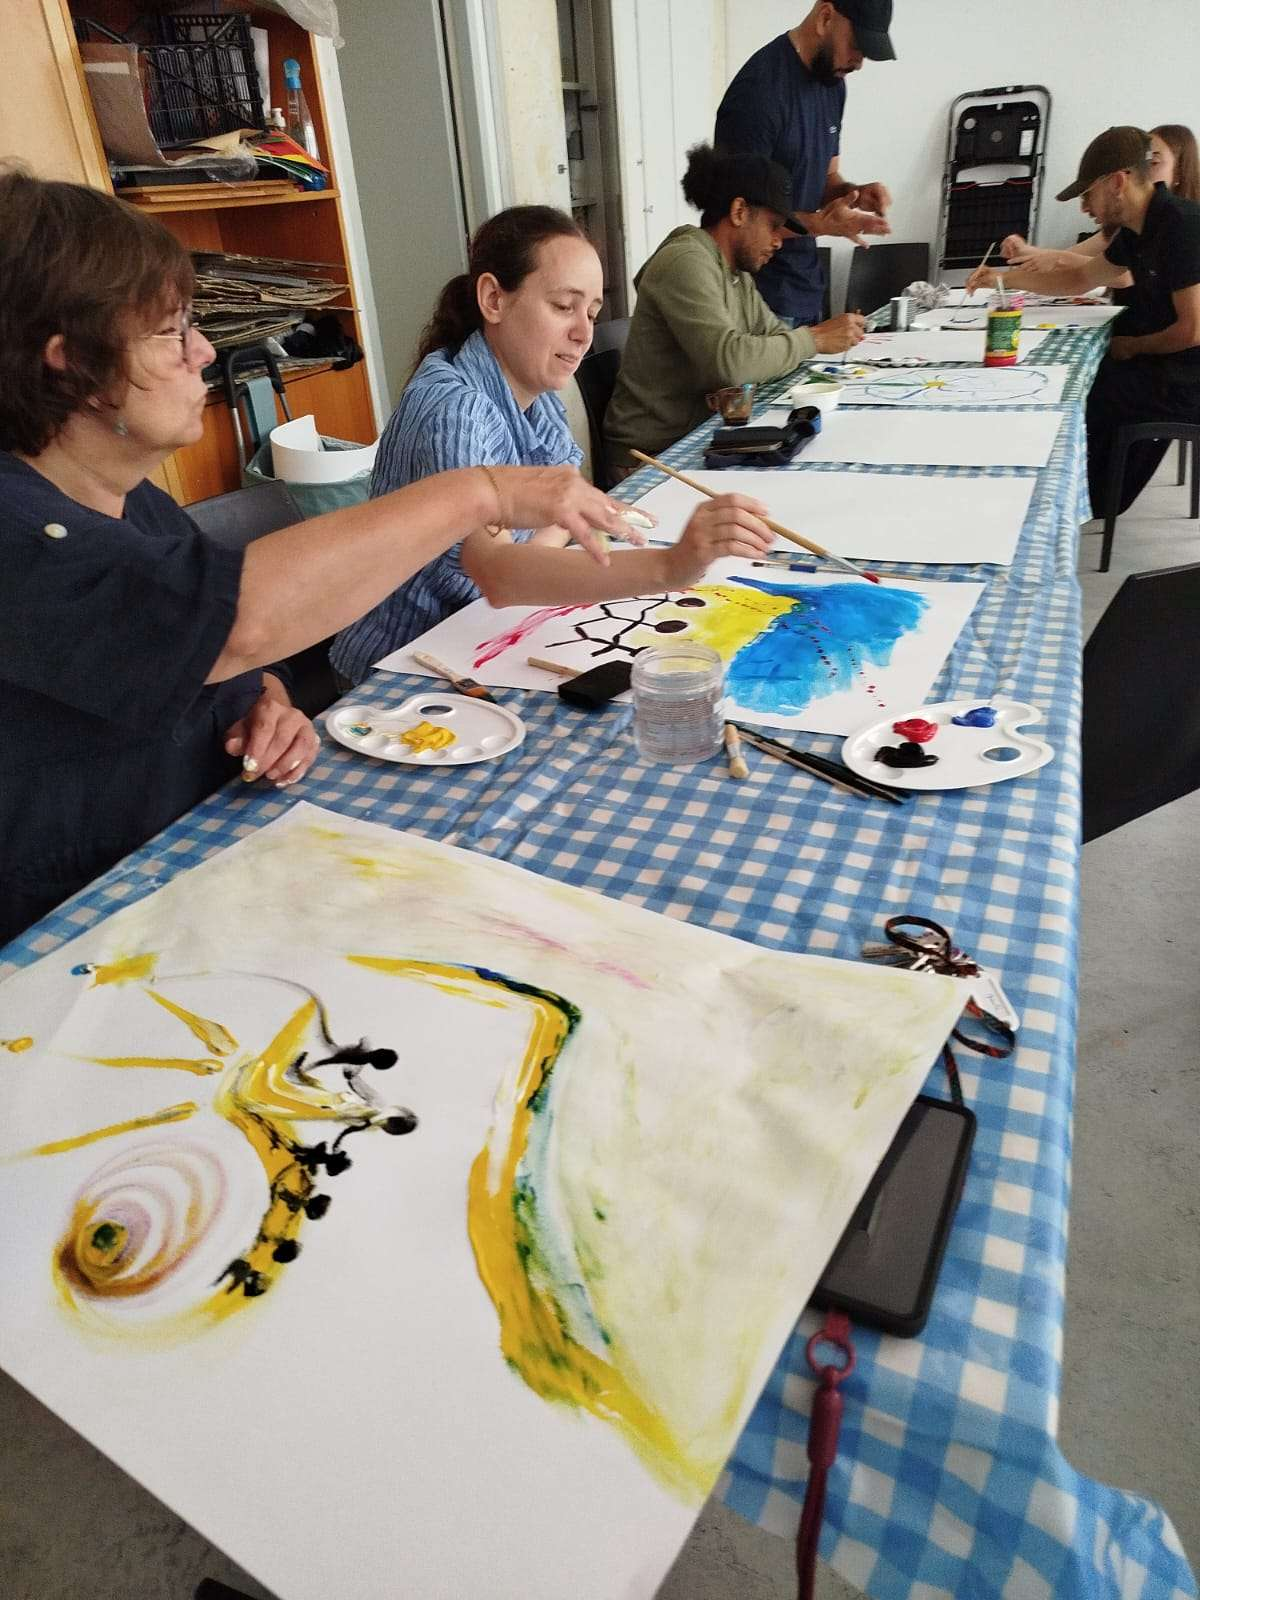
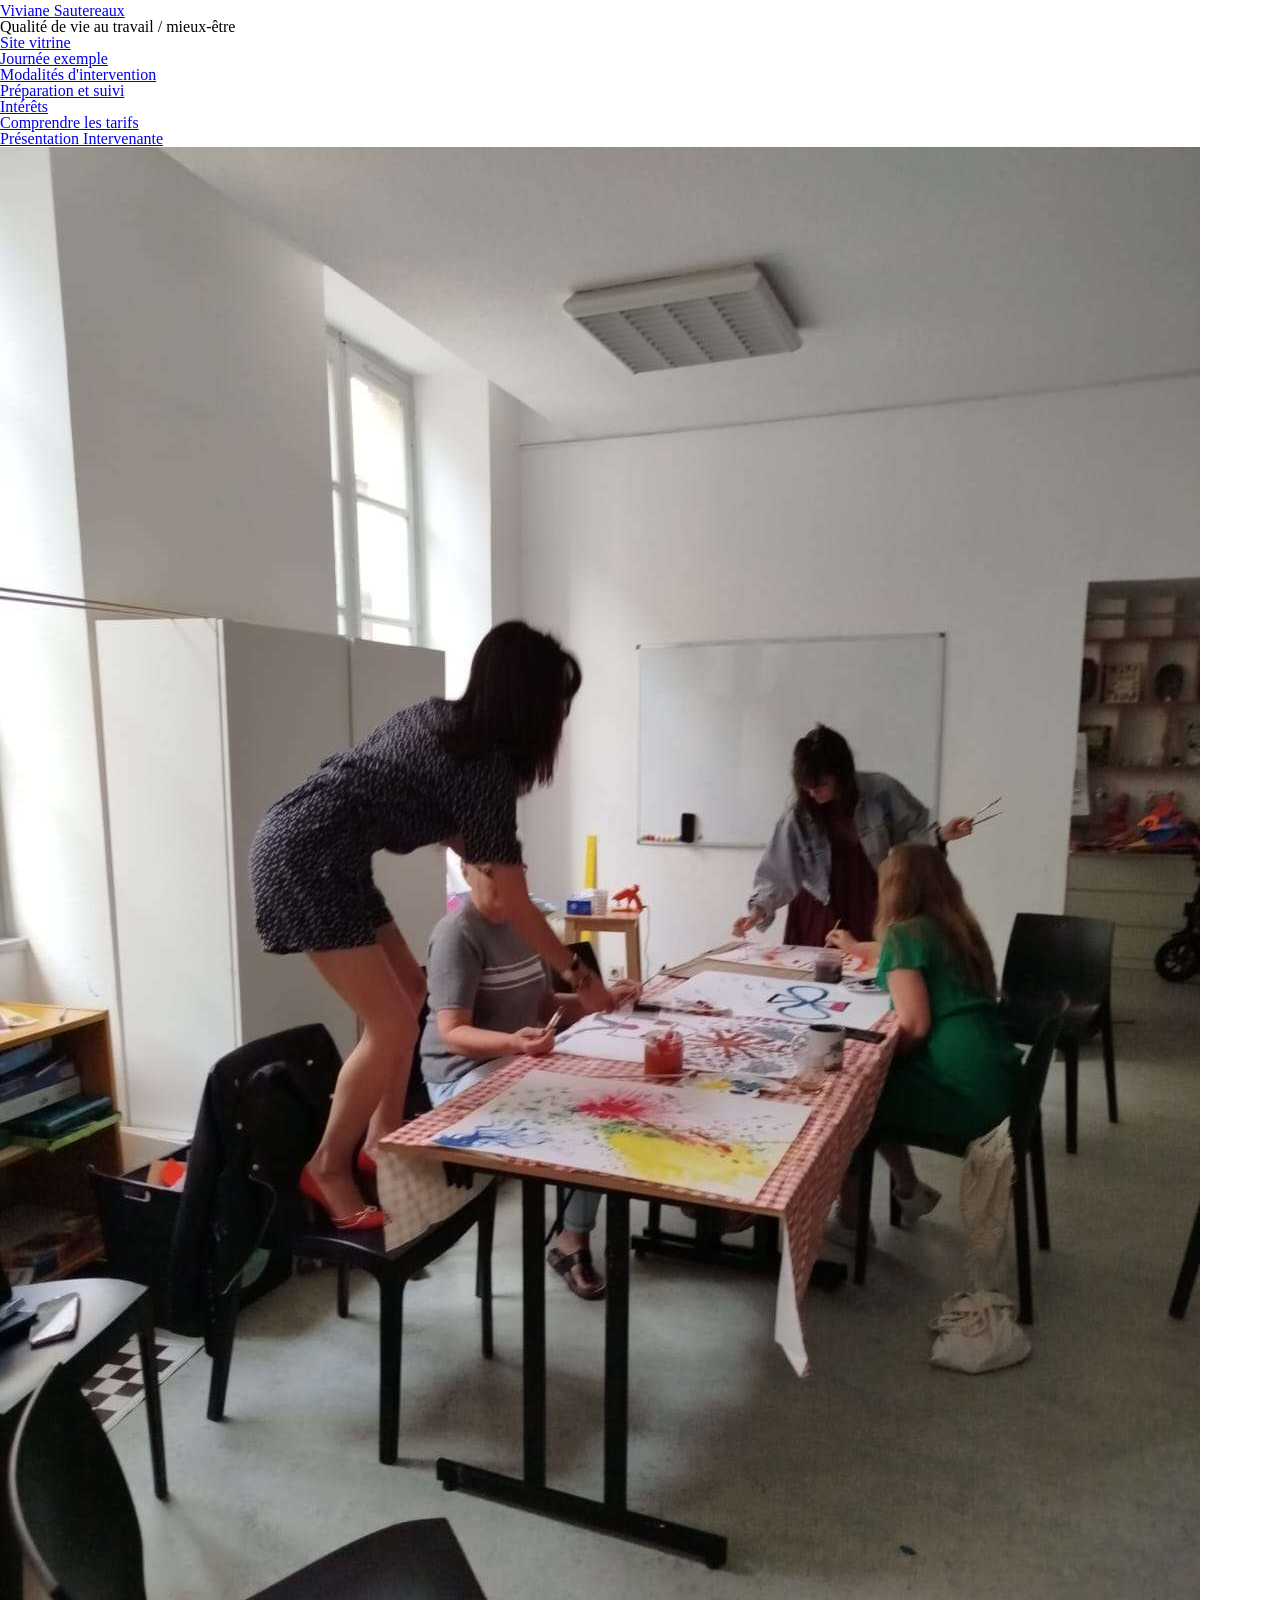
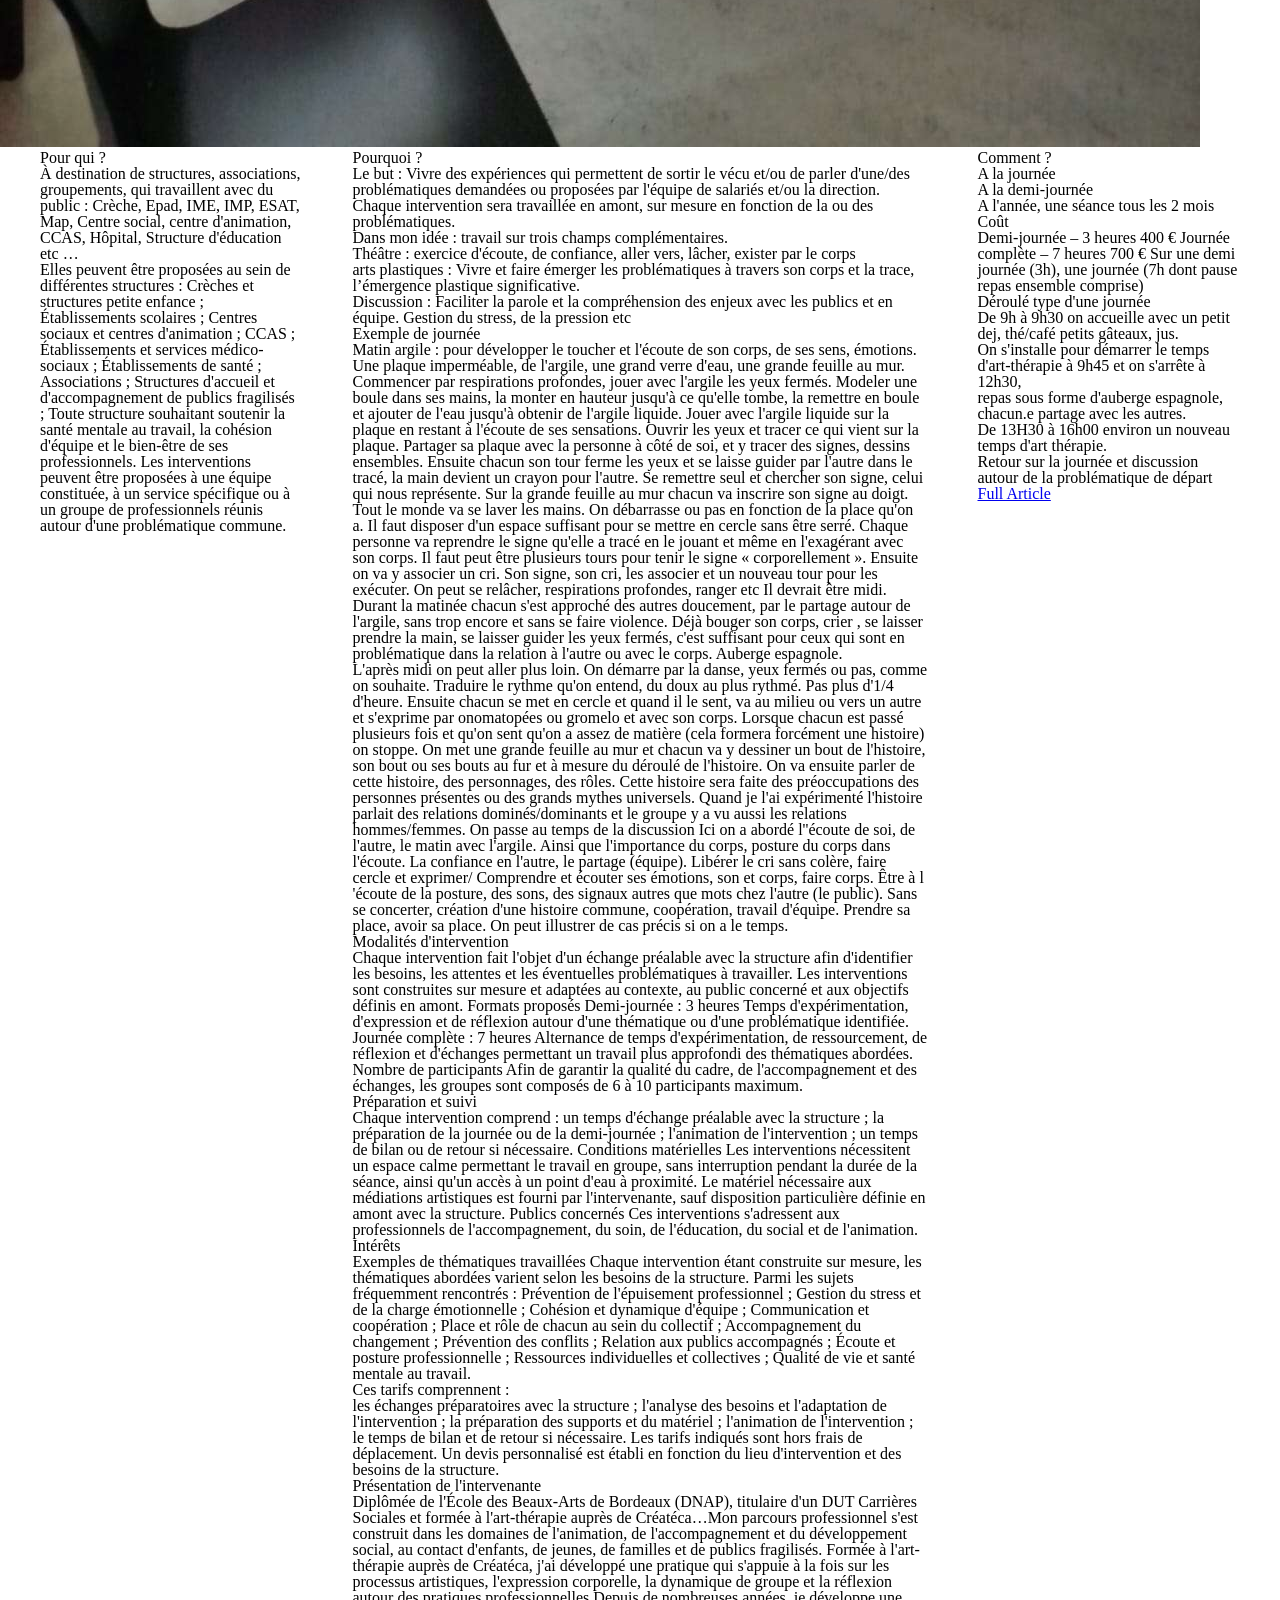
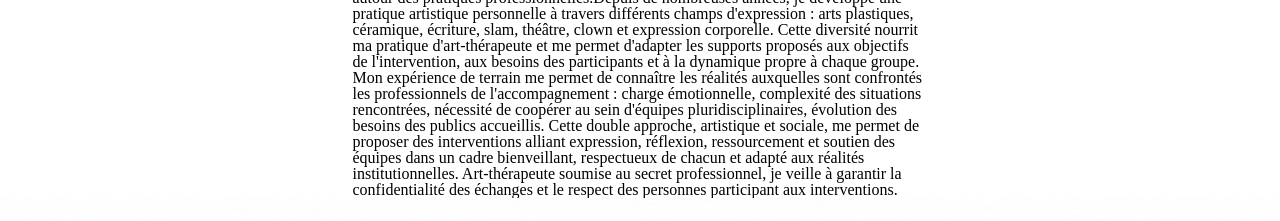
<file: mail.html>
<!DOCTYPE HTML>
<!--
	Synchronous by TEMPLATED
    templated.co @templatedco
    Released for free under the Creative Commons Attribution 3.0 license (templated.co/license)
-->
<html>
	<head>
		<title>Viviane Sautereaux - Art Thérapie</title>
		<meta http-equiv="content-type" content="text/html; charset=utf-8" />
		<meta name="description" content="" />
		<meta name="keywords" content="" />
		<link href='//fonts.googleapis.com/css?family=Lato:300,400,700,900' rel='stylesheet' type='text/css'>
		<!--[if lte IE 8]><script src="js/html5shiv.js"></script><![endif]-->
		<script src="//ajax.googleapis.com/ajax/libs/jquery/1.11.0/jquery.min.js"></script>
		<script src="js/skel.min.js"></script>
		<script src="js/skel-panels.min.js"></script>
		<script src="js/init.js"></script>
		<noscript>
			<link rel="stylesheet" href="css/style.css" />

		</noscript>
		<!--[if lte IE 8]><link rel="stylesheet" href="css/ie/v8.css" /><![endif]-->
		<!--[if lte IE 9]><link rel="stylesheet" href="css/ie/v9.css" /><![endif]-->
	</head>
	<body class="homepage">
		<div id="wrapper">
			
			<!-- Header -->
			<div id="header" class="header">
                <div class="gallery"><img class=" "src="img/tablee1.jpg" alt=""></div>
				<div class=" gallery "> 
					
                
					<!-- Logo -->
					<div id="logo">
						<h1><a href="#">Viviane Sautereaux</a></h1>
						<span>Qualité de vie au travail / mieux-être</span>
					</div>
					
                    <nav id="nav">
						<ul>
							<li class="active"><a href="index.html">Site vitrine</a></li>
							<li><a href="#exemple">Journée exemple</a></li>
							<li><a href="#modaintervention">Modalités d'intervention</a></li>
							<li><a href="#preparation">Préparation et suivi</a></li>
                            <li><a href="#interet">Intérêts</a></li>
                            <li><a href="#tarif">Comprendre les tarifs</a></li>
                            
							<li><a href="#intervenante">Présentation Intervenante</a></li>
						</ul>
					</nav>  

					<!-- Nav 
					<nav id="nav">
						<ul>
							<li class="active"><a href="index.html">Homepage</a></li>
							<li><a href="threecolumn.html">Three Column</a></li>
							<li><a href="twocolumn1.html">Left Sidebar</a></li>
							<li><a href="twocolumn2.html">Right Sidebar</a></li>
							<li><a href="onecolumn.html">No Sidebar</a></li>
						</ul>
					</nav>
                     -->
				</div>
                <div class="gallery"><img class=""src="img/tablee6.jpg" alt=""></div>
                
			</div>
			<!-- /Header -->
			
			<div id="page">
				<div class="container">
					<div class="row">
						<div class="3u">
							<section id="sidebar1">
								<header>
									<h2>Pour qui ?</h2>
								</header>
								<ul class="style3">
									<li class="first">
										<!--<p class="date"><a href="#">Pour qui ?</a></p>-->
										<p>À destination de structures, associations, groupements, qui travaillent avec du public : Crèche, Epad, IME, IMP, ESAT, Map, Centre social, centre d'animation, CCAS, Hôpital, Structure d'éducation etc …</p>
									    <p>Elles peuvent être proposées au sein de différentes structures :
                                    Crèches et structures petite enfance ;
                                    Établissements scolaires ;
                                    Centres sociaux et centres d'animation ;
                                    CCAS ;
                                    Établissements et services médico-sociaux ;
                                    Établissements de santé ;
                                    Associations ;
                                    Structures d'accueil et d'accompagnement de publics fragilisés ;
                                    Toute structure souhaitant soutenir la santé mentale au travail,
                                     la cohésion d'équipe et le bien-être de ses professionnels.
                                    Les interventions peuvent être proposées à une équipe constituée,
                                     à un service spécifique ou à un groupe de professionnels réunis 
                                    autour d'une problématique commune.</p>
                                    
                                   </li>
                                    <!--
									<li>
										<p class="date"><a href="#">Sep <b>27</b></a> </p>
										<p><a href="#">Donec leo, vivamus fermentum nibh in augue praesent urna congue rutrum.</a></p>
									</li>
                                    -->
								</ul>
							</section>
						</div>
						<div class="6u skel-cell-important">
							<section id="content" >
								<header>
									<h2>Pourquoi ?</h2>
								</header>
								
                                
                                <p>

                                    
                                    Le but : Vivre des expériences qui permettent de sortir 
                                    le vécu et/ou de parler d'une/des problématiques demandées 
                                    ou proposées par l'équipe de salariés et/ou la direction. 
                                    Chaque intervention sera travaillée en amont, sur mesure 
                                    en fonction de la ou des problématiques. 
                                </p>

                                <h4 id="idee">Dans mon idée : travail sur trois champs complémentaires.</h4>
                                <ul> 
                                    <li>
                                    Théâtre : exercice d'écoute, de confiance, aller vers, 
                                    lâcher, exister par le corps
                                    </li>
                                    <li>
                                    arts plastiques : Vivre et faire émerger les problématiques 
                                    à travers son corps et la trace, l’émergence plastique 
                                    significative. 
                                    </li>
                                    <li>
                                    Discussion : Faciliter la parole et la compréhension des 
                                    enjeux avec les publics et en équipe. Gestion du stress, 
                                    de la pression etc
                                    </li>
                                </ul> 
                                    
                                    
                                </p>
                                
                                    <!--Coût demi journée 400 €, journée 700€ pour un groupe de 8 à 
                                    10 personnes status : Art thérapeute (en auto entreprise)
                                    Adresse mail (fait). J'ai pris contact avec une jeune femme 
                                    pour une page web , on verra un page importante pour ce projet.
                                     Mail et phoning pour faire connaître le projet. Retour d'expérience
                                      de personnes ayant participé, important. 
                                    Il faut dégager du temps travailler chaque présentation en amont
                                     et suivant la demande. Et pour un débrief. Coût supervision. 
                                    On peut pour toucher quelques professionnels et faire parler, 
                                    imaginer une journée pour 80 € début septembre, voir dans la 
                                    maison de la ferme ou coworking.
                                -->
                                    <h4 id="exemple">Exemple de journée</h4>
                                    <p>
                                    Matin argile : pour développer le toucher et l'écoute de son corps,
                                     de ses sens, émotions. 
                                    Une plaque imperméable, de l'argile, une grand verre d'eau, une grande
                                    feuille au mur. Commencer par respirations profondes, jouer avec l'argile
                                    les yeux fermés. Modeler une boule dans ses mains, la monter en 
                                    hauteur jusqu'à ce qu'elle tombe, la remettre en boule et ajouter
                                    de l'eau jusqu'à obtenir de l'argile liquide. Jouer avec l'argile
                                    liquide sur la plaque en restant à l'écoute de ses sensations. 
                                    Ouvrir les yeux et tracer ce qui vient sur la plaque. Partager 
                                    sa plaque avec la personne à côté de soi, et y tracer des signes,
                                    dessins ensembles. Ensuite chacun son tour ferme les yeux et  se
                                    laisse guider par l'autre dans le tracé, la main devient un crayon
                                    pour l'autre. 
                                    Se remettre seul et chercher son signe, celui qui nous représente. 
                                    Sur la grande feuille au mur chacun va inscrire son signe au doigt.
                                    Tout le monde va se laver les mains. On débarrasse ou pas en fonction
                                    de la place qu'on a.  Il faut disposer d'un espace suffisant pour se
                                    mettre en cercle sans être serré. Chaque personne va reprendre le 
                                    signe qu'elle a tracé en le jouant et même en l'exagérant avec son 
                                    corps. Il faut peut être plusieurs tours pour tenir le signe
                                    « corporellement ». Ensuite on va y associer un cri. Son signe,
                                    son cri, les associer et un nouveau tour pour les exécuter. 
                                    On peut se relâcher, respirations profondes, ranger etc Il devrait être midi. 
                                    </p>
                                <p>
                                    Durant la matinée chacun s'est approché des autres doucement, par le
                                     partage autour de l'argile, sans trop encore et sans se faire violence.
                                    Déjà bouger son corps, crier , se laisser prendre la main, se laisser
                                    guider les yeux fermés, c'est suffisant pour ceux qui sont en problématique
                                    dans la relation à l'autre ou avec le corps. 
                                    Auberge espagnole. 
                                </p>
                                <p>
                                    L'après midi on peut aller plus loin. 
                                    On démarre par la danse, yeux fermés ou pas,
                                    comme on souhaite. Traduire le rythme qu'on entend,
                                    du doux au plus rythmé. Pas plus d'1/4 d'heure. 
                                    Ensuite chacun se met en cercle et quand il le sent,
                                    va au milieu ou vers un autre et s'exprime par 
                                    onomatopées ou gromelo et avec son corps. Lorsque chacun
                                    est passé plusieurs fois et qu'on sent qu'on a assez de matière
                                    (cela formera forcément une histoire)  on stoppe. On met une
                                    grande feuille au mur et chacun va y dessiner un bout de l'histoire,
                                    son bout ou ses bouts au fur et à mesure du déroulé de l'histoire.
                                    On va ensuite parler de cette histoire, des personnages, des rôles.
                                    Cette histoire sera faite des préoccupations des personnes
                                    présentes ou des grands mythes universels. Quand je l'ai expérimenté
                                    l'histoire parlait des relations dominés/dominants et le
                                    groupe y a vu aussi les relations hommes/femmes. 
                                    On passe au temps de la discussion 
                                    Ici on a abordé l''écoute de soi, de l'autre, le matin avec l'argile.
                                    Ainsi que l'importance du corps, posture du corps dans l'écoute. La
                                    confiance en l'autre, le partage (équipe). Libérer le cri sans colère,
                                    faire cercle et exprimer/ Comprendre et écouter ses émotions, son
                                    et corps, faire corps. Être à l 'écoute de la posture, des sons,
                                    des signaux autres que mots chez l'autre (le public). Sans se concerter,
                                    création d'une histoire commune, coopération, travail d'équipe.
                                    Prendre sa place, avoir sa place. 
                                    On peut illustrer de cas précis si on a le temps. 
                                    
                                    </p>
                                <h4 id="modaintervention">Modalités d'intervention</h4>
                                    <p>
                                    
                                    
                                    Chaque intervention fait l'objet d'un échange préalable avec la structure
                                     afin d'identifier les besoins, les attentes et les éventuelles 
                                     problématiques à travailler.
                                    Les interventions sont construites sur mesure et adaptées au contexte,
                                     au public concerné et aux objectifs définis en amont.
                                    Formats proposés
                                    Demi-journée : 3 heures
                                    Temps d'expérimentation, d'expression et de réflexion autour d'une
                                     thématique ou d'une problématique identifiée.
                                    Journée complète : 7 heures
                                    Alternance de temps d'expérimentation, de ressourcement, de réflexion
                                     et d'échanges permettant un travail plus approfondi des thématiques abordées.
                                    Nombre de participants
                                    Afin de garantir la qualité du cadre, de l'accompagnement et des échanges,
                                     les groupes sont composés de 6 à 10 participants maximum.
                                    
                                </p>
                                <h4 id="preparation">Préparation et suivi</h4>
                                <p>
                                    Chaque intervention comprend :
                                    un temps d'échange préalable avec la structure ;
                                    la préparation de la journée ou de la demi-journée ;
                                    l'animation de l'intervention ;
                                    un temps de bilan ou de retour si nécessaire.
                                    Conditions matérielles
                                    Les interventions nécessitent un espace calme permettant 
                                    le travail en groupe, sans interruption pendant la durée 
                                    de la séance, ainsi qu'un accès à un point d'eau à proximité.
                                    Le matériel nécessaire aux médiations artistiques est fourni 
                                    par l'intervenante, sauf disposition particulière définie 
                                    en amont avec la structure.
                                    Publics concernés
                                    Ces interventions s'adressent aux professionnels de l'accompagnement,
                                     du soin, de l'éducation, du social et de l'animation.
                                </p>
                                <!--
                                    
                            -->
                                <h4 id="interet">Intérêts</h4>
                                <p>
                                    Exemples de thématiques travaillées
                                    Chaque intervention étant construite sur mesure, les thématiques 
                                    abordées varient selon les besoins de la structure.
                                
                                    Parmi les sujets fréquemment rencontrés :
                                    Prévention de l'épuisement professionnel ;
                                    Gestion du stress et de la charge émotionnelle ;
                                    Cohésion et dynamique d'équipe ;
                                    Communication et coopération ;
                                    Place et rôle de chacun au sein du collectif ;
                                    Accompagnement du changement ;
                                    Prévention des conflits ;
                                    Relation aux publics accompagnés ;
                                    Écoute et posture professionnelle ;
                                    Ressources individuelles et collectives ;
                                    Qualité de vie et santé mentale au travail.
                                </p>
                                
                                <h4 id="tarif">Ces tarifs comprennent :</h4>
                                <p>
                                    
                                    les échanges préparatoires avec la structure ;
                                    l'analyse des besoins et l'adaptation de l'intervention ;
                                    la préparation des supports et du matériel ;
                                    l'animation de l'intervention ;
                                    le temps de bilan et de retour si nécessaire.
                                    Les tarifs indiqués sont hors frais de déplacement.
                                    Un devis personnalisé est établi en fonction du lieu 
                                    d'intervention et des besoins de la structure.
                                </p>
                                <h4 id="intervenante">Présentation de l'intervenante</h4>
                                <p>
                                   
                                    Diplômée de l'École des Beaux-Arts de Bordeaux (DNAP), 
                                    titulaire d'un DUT Carrières Sociales et formée à l'art-thérapie
                                     auprès de Créatéca…Mon parcours professionnel s'est construit
                                      dans les domaines de l'animation, de l'accompagnement et du 
                                      développement social, au contact d'enfants, de jeunes, 
                                      de familles et de publics fragilisés.
                                    Formée à l'art-thérapie auprès de Créatéca, j'ai développé une 
                                    pratique qui s'appuie à la fois sur les processus artistiques, 
                                    l'expression corporelle, la dynamique de groupe et la réflexion 
                                    autour des pratiques professionnelles.Depuis de nombreuses années,
                                     je développe une pratique artistique personnelle à travers différents 
                                     champs d'expression : arts plastiques, céramique, écriture, slam, 
                                     théâtre, clown et expression corporelle. Cette diversité nourrit 
                                     ma pratique d'art-thérapeute et me permet d'adapter les supports 
                                     proposés aux objectifs de l'intervention, aux besoins des participants
                                      et à la dynamique propre à chaque groupe.
                                    Mon expérience de terrain me permet de connaître les réalités 
                                    auxquelles sont confrontés les professionnels de l'accompagnement : 
                                    charge émotionnelle, complexité des situations rencontrées, nécessité 
                                    de coopérer au sein d'équipes pluridisciplinaires, évolution 
                                    des besoins des publics accueillis.
                                    Cette double approche, artistique et sociale, me permet de proposer 
                                    des interventions alliant expression, réflexion, ressourcement et 
                                    soutien des équipes dans un cadre bienveillant, respectueux de chacun 
                                    et adapté aux réalités institutionnelles.
                                    Art-thérapeute soumise au secret professionnel, je veille à garantir 
                                    la confidentialité des échanges et le respect des personnes 
                                    participant aux interventions.

                                </p>
                            </section>
						</div>
						<div class="3u">
							<section id="sidebard2">
								<header>
									<h2>Comment ?</h2>
								</header>
								<ul class="style1">
									<li>A la journée</li>
									<li>A la demi-journée</li>
									<li>A l'année, une séance tous les 2 mois</li>
								</ul>
                                <p class="date">Coût</p>
                                <p>
                                Demi-journée – 3 heures
                                400 €
                                Journée complète – 7 heures
                                700 €

                                Sur une demi journée (3h), une journée (7h dont 
                                pause repas ensemble comprise)
                                </p>
                                <p class="date">Déroulé type d'une journée</p>

                                <ul class="style1">
									<li>De 9h à 9h30 on accueille avec un petit dej, thé/café petits gâteaux, jus. </li>
									<li>On s'installe pour démarrer le temps d'art-thérapie à 9h45 et on s'arrête à 12h30,</li>
									<li>repas sous forme d'auberge espagnole, chacun.e partage avec les autres.</li>
									<li>De 13H30 à 16h00 environ un nouveau temps d'art thérapie. </li>
									<li>Retour sur la journée et discussion autour de la problématique de départ</li>
									<!--<li  class="first"><span class="fa fa-check"></span><a href="#">Nulla luctus eleifend purus</a></li>-->
								</ul>
								<a href="#" class="button">Full Article</a>
							</section>
						</div>
					</div>

				</div>	
			</div>

<!-- Footer
			
			<div id="footer">
				<div class="container">
					<div class="row">
						<div class="3u">
							<section id="box1">
								<header>
									<h2>Nulla facilisi</h2>
								</header>
								<ul class="style3">
									<li class="first">
										<p class="date"><a href="#">10.03.2012</a></p>
										<p><a href="#">Vestibulum sem magna, elementum ut, vestibulum facilisis. Nulla facilisi. Cum sociis natoque penatibus.</a></p>
									</li>
									<li>
										<p class="date"><a href="#">10.03.2012</a></p>
										<p><a href="#">Pellentesque erat erat, tincidunt in, eleifend, malesuada bibendum. Suspendisse sit amet  in eros bibendum condimentum. </a> </p>
									</li>
								</ul>
							</section>
						</div>
						<div class="6u">
							<section id="box2">
								<header>
									<h2>Donec dictum metus</h2>
								</header>
								<div> <a href="#" class="image full"><img src="images/pics02.jpg" alt=""></a> </div>
								<p>Nulla enim eros, porttitor eu, tempus id, varius non, nibh. Duis enim nulla, luctus eu, dapibus lacinia, venenatis id, quam. Vestibulum imperdiet, magna nec eleifend rutrum, nunc lectus vestibulum velit, euismod lacinia quam nisl id lorem. Quisque erat. Vestibulum pellentesque, justo mollis pretium suscipit, justo nulla blandit libero, in blandit augue justo quis nisl.</p>
							</section>
						</div>
						<div class="3u">
							<section id="box3">
								<header>
									<h2>Gravida ipsum</h2>
								</header>
								<ul class="style1">
									<li class="first"><a href="#">Pellentesque quis elit non lectus eleifend purus condimentum.</a></li>
									<li><a href="#">Lorem ipsum dolort, consectetuer adipiscing dictum metus sapien.</a></li>
									<li><a href="#">Phasellus nec dictum metus in sapien pellentesque congue.</a></li>
									<li><a href="#">Cras vitae metus aliquam risus dictum metus in sapien pharetra.</a></li>
									<li><a href="#">Duis non dictum metus in sapien ante in metus commodo euismod lobortis.</a></li>
								</ul>
							</section>
						</div>
					</div>
				</div>
			</div>



        

            <div class="gallery">
				<img src="img/tablee1.jpg" alt="">
                <img src="img/tablee6.jpg" alt="">

                <img src="img/photo_deco.jpg" alt="">
                <img src="img/photo_deco.jpg" alt="">
                <img src="img/photo_deco.jpg" alt="">

			</div>
            -->
            <div class="pelicule">
                <img src="img/vivi.png" alt="">

            </div>


			<!-- Copyright -->
			<div id="copyright">
				<div class="container">
					Design: <a href="http://templated.co">TEMPLATED</a> Images: <a href="http://unsplash.com">Unsplash</a> (<a href="http://unsplash.com/cc0">CC0</a>)
				</div>
			</div>
			
		</div>
	</body>
</html>
</file>
<file: css/style.css>
/*
	Synchronous by TEMPLATED
    templated.co @templatedco
    Released for free under the Creative Commons Attribution 3.0 license (templated.co/license)
*/

@charset 'UTF-8';
@font-face{font-family:'FontAwesome';src:url('font/fontawesome-webfont.eot?v=4.0.1');src:url('font/fontawesome-webfont.eot?#iefix&v=4.0.1') format('embedded-opentype'),url('font/fontawesome-webfont.woff?v=4.0.1') format('woff'),url('font/fontawesome-webfont.ttf?v=4.0.1') format('truetype'),url('font/fontawesome-webfont.svg?v=4.0.1#fontawesomeregular') format('svg');font-weight:normal;font-style:normal}

/*********************************************************************************/
/* Basic                                                                         */
/*********************************************************************************/

	body {
		margin: 0px;
		padding: 0px;
		background: #709eef;
		font-family: 'Lato', sans-serif;
		font-size: 12pt;
		font-weight: 300;
		color: #3965ae;
	}

	h1, h2, h3 {
		margin: 0px;
		padding: 0px;
		font-weight: 300;
	}


	h4 {
    	font-size: 30px;
		font-weight: bold;
		margin-bottom: 0.5em;

	}	

	#content li {
		margin-bottom: 0.5em;
		line-height: 180%;
	}

	p {
		margin-bottom: 1.5em;
		line-height: 180%;
	}

	a {
		color: #3965ae;
	}

	strong {
		font-weight: 700;
		color: #1c53ad;
	}

	/* Images */

		.image
		{
			display: inline-block;
		}
		
			.image img
			{
				display: block;
				width: 100%;
			}

			.image.featured
			{
				display: block;
				width: 100%;
				margin: 0 0 2em 0;
			}
			
			.image.full
			{
				display: block;
				width: 100%;
				margin: 0 0 2em 0;
			}
			
			.image.left
			{
				float: left;
				margin: 0 2em 2em 0;
			}
			
			.image.centered
			{
				display: block;
				margin: 0 0 2em 0;
			}

				.image.centered img
				{
					margin: 0 auto;
					width: auto;
				}


	header
	{
		margin-bottom: 2.5em;
	}

	header h2
	{
		letter-spacing: -2px;
		text-transform: uppercase;
		font-weight: 900;
		font-size: 2em;
		color: #3965ae;
	}

	header .byline
	{
	}
	
/*********************************************************************************/
/* Icons                                                                         */
/* Powered by Font Awesome by Dave Gandy | http://fontawesome.io                 */
/* Licensed under the SIL OFL 1.1 (font), MIT (CSS)                              */
/*********************************************************************************/

	.fa
	{
		text-decoration: none;
	}

		.fa.solo
		{
		}
		
			.fa.solo span
			{
				display: none;
			}

		.fa:before
		{
			display:inline-block;
			font-family: FontAwesome;
			font-size: 1.25em;
			text-decoration: none;
			font-style: normal;
			font-weight: normal;
			line-height: 1;
			-webkit-font-smoothing:antialiased;
			-moz-osx-font-smoothing:grayscale;
		}

		.fa-lg{font-size:1.3333333333333333em;line-height:.75em;vertical-align:-15%}
		.fa-2x{font-size:2em}
		.fa-3x{font-size:3em}
		.fa-4x{font-size:4em}
		.fa-5x{font-size:5em}
		.fa-fw{width:1.2857142857142858em;text-align:center}
		.fa-ul{padding-left:0;margin-left:2.142857142857143em;list-style-type:none}.fa-ul>li{position:relative}
		.fa-li{position:absolute;left:-2.142857142857143em;width:2.142857142857143em;top:.14285714285714285em;text-align:center}.fa-li.fa-lg{left:-1.8571428571428572em}
		.fa-border{padding:.2em .25em .15em;border:solid .08em #b006ff;border-radius:.1em}
		.pull-right{float:right}
		.pull-left{float:left}
		.fa.pull-left{margin-right:.3em}
		.fa.pull-right{margin-left:.3em}
		.fa-spin{-webkit-animation:spin 2s infinite linear;-moz-animation:spin 2s infinite linear;-o-animation:spin 2s infinite linear;animation:spin 2s infinite linear}
		@-moz-keyframes spin{0%{-moz-transform:rotate(0deg)} 100%{-moz-transform:rotate(359deg)}}@-webkit-keyframes spin{0%{-webkit-transform:rotate(0deg)} 100%{-webkit-transform:rotate(359deg)}}@-o-keyframes spin{0%{-o-transform:rotate(0deg)} 100%{-o-transform:rotate(359deg)}}@-ms-keyframes spin{0%{-ms-transform:rotate(0deg)} 100%{-ms-transform:rotate(359deg)}}@keyframes spin{0%{transform:rotate(0deg)} 100%{transform:rotate(359deg)}}.fa-rotate-90{filter:progid:DXImageTransform.Microsoft.BasicImage(rotation=1);-webkit-transform:rotate(90deg);-moz-transform:rotate(90deg);-ms-transform:rotate(90deg);-o-transform:rotate(90deg);transform:rotate(90deg)}
		.fa-rotate-180{filter:progid:DXImageTransform.Microsoft.BasicImage(rotation=2);-webkit-transform:rotate(180deg);-moz-transform:rotate(180deg);-ms-transform:rotate(180deg);-o-transform:rotate(180deg);transform:rotate(180deg)}
		.fa-rotate-270{filter:progid:DXImageTransform.Microsoft.BasicImage(rotation=3);-webkit-transform:rotate(270deg);-moz-transform:rotate(270deg);-ms-transform:rotate(270deg);-o-transform:rotate(270deg);transform:rotate(270deg)}
		.fa-flip-horizontal{filter:progid:DXImageTransform.Microsoft.BasicImage(rotation=0, mirror=1);-webkit-transform:scale(-1, 1);-moz-transform:scale(-1, 1);-ms-transform:scale(-1, 1);-o-transform:scale(-1, 1);transform:scale(-1, 1)}
		.fa-flip-vertical{filter:progid:DXImageTransform.Microsoft.BasicImage(rotation=2, mirror=1);-webkit-transform:scale(1, -1);-moz-transform:scale(1, -1);-ms-transform:scale(1, -1);-o-transform:scale(1, -1);transform:scale(1, -1)}
		.fa-stack{position:relative;display:inline-block;width:2em;height:2em;line-height:2em;vertical-align:middle}
		.fa-stack-1x,.fa-stack-2x{position:absolute;left:0;width:100%;text-align:center}
		.fa-stack-1x{line-height:inherit}
		.fa-stack-2x{font-size:2em}
		.fa-inverse{color:#b006ff}
		.fa-glass:before{content:"\f000"}
		.fa-music:before{content:"\f001"}
		.fa-search:before{content:"\f002"}
		.fa-envelope-o:before{content:"\f003"}
		.fa-heart:before{content:"\f004"}
		.fa-star:before{content:"\f005"}
		.fa-star-o:before{content:"\f006"}
		.fa-user:before{content:"\f007"}
		.fa-film:before{content:"\f008"}
		.fa-th-large:before{content:"\f009"}
		.fa-th:before{content:"\f00a"}
		.fa-th-list:before{content:"\f00b"}
		.fa-check:before{content:"\f00c"}
		.fa-times:before{content:"\f00d"}
		.fa-search-plus:before{content:"\f00e"}
		.fa-search-minus:before{content:"\f010"}
		.fa-power-off:before{content:"\f011"}
		.fa-signal:before{content:"\f012"}
		.fa-gear:before,.fa-cog:before{content:"\f013"}
		.fa-trash-o:before{content:"\f014"}
		.fa-home:before{content:"\f015"}
		.fa-file-o:before{content:"\f016"}
		.fa-clock-o:before{content:"\f017"}
		.fa-road:before{content:"\f018"}
		.fa-download:before{content:"\f019"}
		.fa-arrow-circle-o-down:before{content:"\f01a"}
		.fa-arrow-circle-o-up:before{content:"\f01b"}
		.fa-inbox:before{content:"\f01c"}
		.fa-play-circle-o:before{content:"\f01d"}
		.fa-rotate-right:before,.fa-repeat:before{content:"\f01e"}
		.fa-refresh:before{content:"\f021"}
		.fa-list-alt:before{content:"\f022"}
		.fa-lock:before{content:"\f023"}
		.fa-flag:before{content:"\f024"}
		.fa-headphones:before{content:"\f025"}
		.fa-volume-off:before{content:"\f026"}
		.fa-volume-down:before{content:"\f027"}
		.fa-volume-up:before{content:"\f028"}
		.fa-qrcode:before{content:"\f029"}
		.fa-barcode:before{content:"\f02a"}
		.fa-tag:before{content:"\f02b"}
		.fa-tags:before{content:"\f02c"}
		.fa-book:before{content:"\f02d"}
		.fa-bookmark:before{content:"\f02e"}
		.fa-print:before{content:"\f02f"}
		.fa-camera:before{content:"\f030"}
		.fa-font:before{content:"\f031"}
		.fa-bold:before{content:"\f032"}
		.fa-italic:before{content:"\f033"}
		.fa-text-height:before{content:"\f034"}
		.fa-text-width:before{content:"\f035"}
		.fa-align-left:before{content:"\f036"}
		.fa-align-center:before{content:"\f037"}
		.fa-align-right:before{content:"\f038"}
		.fa-align-justify:before{content:"\f039"}
		.fa-list:before{content:"\f03a"}
		.fa-dedent:before,.fa-outdent:before{content:"\f03b"}
		.fa-indent:before{content:"\f03c"}
		.fa-video-camera:before{content:"\f03d"}
		.fa-picture-o:before{content:"\f03e"}
		.fa-pencil:before{content:"\f040"}
		.fa-map-marker:before{content:"\f041"}
		.fa-adjust:before{content:"\f042"}
		.fa-tint:before{content:"\f043"}
		.fa-edit:before,.fa-pencil-square-o:before{content:"\f044"}
		.fa-share-square-o:before{content:"\f045"}
		.fa-check-square-o:before{content:"\f046"}
		.fa-move:before{content:"\f047"}
		.fa-step-backward:before{content:"\f048"}
		.fa-fast-backward:before{content:"\f049"}
		.fa-backward:before{content:"\f04a"}
		.fa-play:before{content:"\f04b"}
		.fa-pause:before{content:"\f04c"}
		.fa-stop:before{content:"\f04d"}
		.fa-forward:before{content:"\f04e"}
		.fa-fast-forward:before{content:"\f050"}
		.fa-step-forward:before{content:"\f051"}
		.fa-eject:before{content:"\f052"}
		.fa-chevron-left:before{content:"\f053"}
		.fa-chevron-right:before{content:"\f054"}
		.fa-plus-circle:before{content:"\f055"}
		.fa-minus-circle:before{content:"\f056"}
		.fa-times-circle:before{content:"\f057"}
		.fa-check-circle:before{content:"\f058"}
		.fa-question-circle:before{content:"\f059"}
		.fa-info-circle:before{content:"\f05a"}
		.fa-crosshairs:before{content:"\f05b"}
		.fa-times-circle-o:before{content:"\f05c"}
		.fa-check-circle-o:before{content:"\f05d"}
		.fa-ban:before{content:"\f05e"}
		.fa-arrow-left:before{content:"\f060"}
		.fa-arrow-right:before{content:"\f061"}
		.fa-arrow-up:before{content:"\f062"}
		.fa-arrow-down:before{content:"\f063"}
		.fa-mail-forward:before,.fa-share:before{content:"\f064"}
		.fa-resize-full:before{content:"\f065"}
		.fa-resize-small:before{content:"\f066"}
		.fa-plus:before{content:"\f067"}
		.fa-minus:before{content:"\f068"}
		.fa-asterisk:before{content:"\f069"}
		.fa-exclamation-circle:before{content:"\f06a"}
		.fa-gift:before{content:"\f06b"}
		.fa-leaf:before{content:"\f06c"}
		.fa-fire:before{content:"\f06d"}
		.fa-eye:before{content:"\f06e"}
		.fa-eye-slash:before{content:"\f070"}
		.fa-warning:before,.fa-exclamation-triangle:before{content:"\f071"}
		.fa-plane:before{content:"\f072"}
		.fa-calendar:before{content:"\f073"}
		.fa-random:before{content:"\f074"}
		.fa-comment:before{content:"\f075"}
		.fa-magnet:before{content:"\f076"}
		.fa-chevron-up:before{content:"\f077"}
		.fa-chevron-down:before{content:"\f078"}
		.fa-retweet:before{content:"\f079"}
		.fa-shopping-cart:before{content:"\f07a"}
		.fa-folder:before{content:"\f07b"}
		.fa-folder-open:before{content:"\f07c"}
		.fa-resize-vertical:before{content:"\f07d"}
		.fa-resize-horizontal:before{content:"\f07e"}
		.fa-bar-chart-o:before{content:"\f080"}
		.fa-twitter-square:before{content:"\f081"}
		.fa-facebook-square:before{content:"\f082"}
		.fa-camera-retro:before{content:"\f083"}
		.fa-key:before{content:"\f084"}
		.fa-gears:before,.fa-cogs:before{content:"\f085"}
		.fa-comments:before{content:"\f086"}
		.fa-thumbs-o-up:before{content:"\f087"}
		.fa-thumbs-o-down:before{content:"\f088"}
		.fa-star-half:before{content:"\f089"}
		.fa-heart-o:before{content:"\f08a"}
		.fa-sign-out:before{content:"\f08b"}
		.fa-linkedin-square:before{content:"\f08c"}
		.fa-thumb-tack:before{content:"\f08d"}
		.fa-external-link:before{content:"\f08e"}
		.fa-sign-in:before{content:"\f090"}
		.fa-trophy:before{content:"\f091"}
		.fa-github-square:before{content:"\f092"}
		.fa-upload:before{content:"\f093"}
		.fa-lemon-o:before{content:"\f094"}
		.fa-phone:before{content:"\f095"}
		.fa-square-o:before{content:"\f096"}
		.fa-bookmark-o:before{content:"\f097"}
		.fa-phone-square:before{content:"\f098"}
		.fa-twitter:before{content:"\f099"}
		.fa-facebook:before{content:"\f09a"}
		.fa-github:before{content:"\f09b"}
		.fa-unlock:before{content:"\f09c"}
		.fa-credit-card:before{content:"\f09d"}
		.fa-rss:before{content:"\f09e"}
		.fa-hdd-o:before{content:"\f0a0"}
		.fa-bullhorn:before{content:"\f0a1"}
		.fa-bell:before{content:"\f0f3"}
		.fa-certificate:before{content:"\f0a3"}
		.fa-hand-o-right:before{content:"\f0a4"}
		.fa-hand-o-left:before{content:"\f0a5"}
		.fa-hand-o-up:before{content:"\f0a6"}
		.fa-hand-o-down:before{content:"\f0a7"}
		.fa-arrow-circle-left:before{content:"\f0a8"}
		.fa-arrow-circle-right:before{content:"\f0a9"}
		.fa-arrow-circle-up:before{content:"\f0aa"}
		.fa-arrow-circle-down:before{content:"\f0ab"}
		.fa-globe:before{content:"\f0ac"}
		.fa-wrench:before{content:"\f0ad"}
		.fa-tasks:before{content:"\f0ae"}
		.fa-filter:before{content:"\f0b0"}
		.fa-briefcase:before{content:"\f0b1"}
		.fa-fullscreen:before{content:"\f0b2"}
		.fa-group:before{content:"\f0c0"}
		.fa-chain:before,.fa-link:before{content:"\f0c1"}
		.fa-cloud:before{content:"\f0c2"}
		.fa-flask:before{content:"\f0c3"}
		.fa-cut:before,.fa-scissors:before{content:"\f0c4"}
		.fa-copy:before,.fa-files-o:before{content:"\f0c5"}
		.fa-paperclip:before{content:"\f0c6"}
		.fa-save:before,.fa-floppy-o:before{content:"\f0c7"}
		.fa-square:before{content:"\f0c8"}
		.fa-reorder:before{content:"\f0c9"}
		.fa-list-ul:before{content:"\f0ca"}
		.fa-list-ol:before{content:"\f0cb"}
		.fa-strikethrough:before{content:"\f0cc"}
		.fa-underline:before{content:"\f0cd"}
		.fa-table:before{content:"\f0ce"}
		.fa-magic:before{content:"\f0d0"}
		.fa-truck:before{content:"\f0d1"}
		.fa-pinterest:before{content:"\f0d2"}
		.fa-pinterest-square:before{content:"\f0d3"}
		.fa-google-plus-square:before{content:"\f0d4"}
		.fa-google-plus:before{content:"\f0d5"}
		.fa-money:before{content:"\f0d6"}
		.fa-caret-down:before{content:"\f0d7"}
		.fa-caret-up:before{content:"\f0d8"}
		.fa-caret-left:before{content:"\f0d9"}
		.fa-caret-right:before{content:"\f0da"}
		.fa-columns:before{content:"\f0db"}
		.fa-unsorted:before,.fa-sort:before{content:"\f0dc"}
		.fa-sort-down:before,.fa-sort-asc:before{content:"\f0dd"}
		.fa-sort-up:before,.fa-sort-desc:before{content:"\f0de"}
		.fa-envelope:before{content:"\f0e0"}
		.fa-linkedin:before{content:"\f0e1"}
		.fa-rotate-left:before,.fa-undo:before{content:"\f0e2"}
		.fa-legal:before,.fa-gavel:before{content:"\f0e3"}
		.fa-dashboard:before,.fa-tachometer:before{content:"\f0e4"}
		.fa-comment-o:before{content:"\f0e5"}
		.fa-comments-o:before{content:"\f0e6"}
		.fa-flash:before,.fa-bolt:before{content:"\f0e7"}
		.fa-sitemap:before{content:"\f0e8"}
		.fa-umbrella:before{content:"\f0e9"}
		.fa-paste:before,.fa-clipboard:before{content:"\f0ea"}
		.fa-lightbulb-o:before{content:"\f0eb"}
		.fa-exchange:before{content:"\f0ec"}
		.fa-cloud-download:before{content:"\f0ed"}
		.fa-cloud-upload:before{content:"\f0ee"}
		.fa-user-md:before{content:"\f0f0"}
		.fa-stethoscope:before{content:"\f0f1"}
		.fa-suitcase:before{content:"\f0f2"}
		.fa-bell-o:before{content:"\f0a2"}
		.fa-coffee:before{content:"\f0f4"}
		.fa-cutlery:before{content:"\f0f5"}
		.fa-file-text-o:before{content:"\f0f6"}
		.fa-building:before{content:"\f0f7"}
		.fa-hospital:before{content:"\f0f8"}
		.fa-ambulance:before{content:"\f0f9"}
		.fa-medkit:before{content:"\f0fa"}
		.fa-fighter-jet:before{content:"\f0fb"}
		.fa-beer:before{content:"\f0fc"}
		.fa-h-square:before{content:"\f0fd"}
		.fa-plus-square:before{content:"\f0fe"}
		.fa-angle-double-left:before{content:"\f100"}
		.fa-angle-double-right:before{content:"\f101"}
		.fa-angle-double-up:before{content:"\f102"}
		.fa-angle-double-down:before{content:"\f103"}
		.fa-angle-left:before{content:"\f104"}
		.fa-angle-right:before{content:"\f105"}
		.fa-angle-up:before{content:"\f106"}
		.fa-angle-down:before{content:"\f107"}
		.fa-desktop:before{content:"\f108"}
		.fa-laptop:before{content:"\f109"}
		.fa-tablet:before{content:"\f10a"}
		.fa-mobile-phone:before,.fa-mobile:before{content:"\f10b"}
		.fa-circle-o:before{content:"\f10c"}
		.fa-quote-left:before{content:"\f10d"}
		.fa-quote-right:before{content:"\f10e"}
		.fa-spinner:before{content:"\f110"}
		.fa-circle:before{content:"\f111"}
		.fa-mail-reply:before,.fa-reply:before{content:"\f112"}
		.fa-github-alt:before{content:"\f113"}
		.fa-folder-o:before{content:"\f114"}
		.fa-folder-open-o:before{content:"\f115"}
		.fa-expand-o:before{content:"\f116"}
		.fa-collapse-o:before{content:"\f117"}
		.fa-smile-o:before{content:"\f118"}
		.fa-frown-o:before{content:"\f119"}
		.fa-meh-o:before{content:"\f11a"}
		.fa-gamepad:before{content:"\f11b"}
		.fa-keyboard-o:before{content:"\f11c"}
		.fa-flag-o:before{content:"\f11d"}
		.fa-flag-checkered:before{content:"\f11e"}
		.fa-terminal:before{content:"\f120"}
		.fa-code:before{content:"\f121"}
		.fa-reply-all:before{content:"\f122"}
		.fa-mail-reply-all:before{content:"\f122"}
		.fa-star-half-empty:before,.fa-star-half-full:before,.fa-star-half-o:before{content:"\f123"}
		.fa-location-arrow:before{content:"\f124"}
		.fa-crop:before{content:"\f125"}
		.fa-code-fork:before{content:"\f126"}
		.fa-unlink:before,.fa-chain-broken:before{content:"\f127"}
		.fa-question:before{content:"\f128"}
		.fa-info:before{content:"\f129"}
		.fa-exclamation:before{content:"\f12a"}
		.fa-superscript:before{content:"\f12b"}
		.fa-subscript:before{content:"\f12c"}
		.fa-eraser:before{content:"\f12d"}
		.fa-puzzle-piece:before{content:"\f12e"}
		.fa-microphone:before{content:"\f130"}
		.fa-microphone-slash:before{content:"\f131"}
		.fa-shield:before{content:"\f132"}
		.fa-calendar-o:before{content:"\f133"}
		.fa-fire-extinguisher:before{content:"\f134"}
		.fa-rocket:before{content:"\f135"}
		.fa-maxcdn:before{content:"\f136"}
		.fa-chevron-circle-left:before{content:"\f137"}
		.fa-chevron-circle-right:before{content:"\f138"}
		.fa-chevron-circle-up:before{content:"\f139"}
		.fa-chevron-circle-down:before{content:"\f13a"}
		.fa-html5:before{content:"\f13b"}
		.fa-css3:before{content:"\f13c"}
		.fa-anchor:before{content:"\f13d"}
		.fa-unlock-o:before{content:"\f13e"}
		.fa-bullseye:before{content:"\f140"}
		.fa-ellipsis-horizontal:before{content:"\f141"}
		.fa-ellipsis-vertical:before{content:"\f142"}
		.fa-rss-square:before{content:"\f143"}
		.fa-play-circle:before{content:"\f144"}
		.fa-ticket:before{content:"\f145"}
		.fa-minus-square:before{content:"\f146"}
		.fa-minus-square-o:before{content:"\f147"}
		.fa-level-up:before{content:"\f148"}
		.fa-level-down:before{content:"\f149"}
		.fa-check-square:before{content:"\f14a"}
		.fa-pencil-square:before{content:"\f14b"}
		.fa-external-link-square:before{content:"\f14c"}
		.fa-share-square:before{content:"\f14d"}
		.fa-compass:before{content:"\f14e"}
		.fa-toggle-down:before,.fa-caret-square-o-down:before{content:"\f150"}
		.fa-toggle-up:before,.fa-caret-square-o-up:before{content:"\f151"}
		.fa-toggle-right:before,.fa-caret-square-o-right:before{content:"\f152"}
		.fa-euro:before,.fa-eur:before{content:"\f153"}
		.fa-gbp:before{content:"\f154"}
		.fa-dollar:before,.fa-usd:before{content:"\f155"}
		.fa-rupee:before,.fa-inr:before{content:"\f156"}
		.fa-cny:before,.fa-rmb:before,.fa-yen:before,.fa-jpy:before{content:"\f157"}
		.fa-ruble:before,.fa-rouble:before,.fa-rub:before{content:"\f158"}
		.fa-won:before,.fa-krw:before{content:"\f159"}
		.fa-bitcoin:before,.fa-btc:before{content:"\f15a"}
		.fa-file:before{content:"\f15b"}
		.fa-file-text:before{content:"\f15c"}
		.fa-sort-alpha-asc:before{content:"\f15d"}
		.fa-sort-alpha-desc:before{content:"\f15e"}
		.fa-sort-amount-asc:before{content:"\f160"}
		.fa-sort-amount-desc:before{content:"\f161"}
		.fa-sort-numeric-asc:before{content:"\f162"}
		.fa-sort-numeric-desc:before{content:"\f163"}
		.fa-thumbs-up:before{content:"\f164"}
		.fa-thumbs-down:before{content:"\f165"}
		.fa-youtube-square:before{content:"\f166"}
		.fa-youtube:before{content:"\f167"}
		.fa-xing:before{content:"\f168"}
		.fa-xing-square:before{content:"\f169"}
		.fa-youtube-play:before{content:"\f16a"}
		.fa-dropbox:before{content:"\f16b"}
		.fa-stack-overflow:before{content:"\f16c"}
		.fa-instagram:before{content:"\f16d"}
		.fa-flickr:before{content:"\f16e"}
		.fa-adn:before{content:"\f170"}
		.fa-bitbucket:before{content:"\f171"}
		.fa-bitbucket-square:before{content:"\f172"}
		.fa-tumblr:before{content:"\f173"}
		.fa-tumblr-square:before{content:"\f174"}
		.fa-long-arrow-down:before{content:"\f175"}
		.fa-long-arrow-up:before{content:"\f176"}
		.fa-long-arrow-left:before{content:"\f177"}
		.fa-long-arrow-right:before{content:"\f178"}
		.fa-apple:before{content:"\f179"}
		.fa-windows:before{content:"\f17a"}
		.fa-android:before{content:"\f17b"}
		.fa-linux:before{content:"\f17c"}
		.fa-dribbble:before{content:"\f17d"}
		.fa-skype:before{content:"\f17e"}
		.fa-foursquare:before{content:"\f180"}
		.fa-trello:before{content:"\f181"}
		.fa-female:before{content:"\f182"}
		.fa-male:before{content:"\f183"}
		.fa-gittip:before{content:"\f184"}
		.fa-sun-o:before{content:"\f185"}
		.fa-moon-o:before{content:"\f186"}
		.fa-archive:before{content:"\f187"}
		.fa-bug:before{content:"\f188"}
		.fa-vk:before{content:"\f189"}
		.fa-weibo:before{content:"\f18a"}
		.fa-renren:before{content:"\f18b"}
		.fa-pagelines:before{content:"\f18c"}
		.fa-stack-exchange:before{content:"\f18d"}
		.fa-arrow-circle-o-right:before{content:"\f18e"}
		.fa-arrow-circle-o-left:before{content:"\f190"}
		.fa-toggle-left:before,.fa-caret-square-o-left:before{content:"\f191"}
		.fa-dot-circle-o:before{content:"\f192"}
		.fa-wheelchair:before{content:"\f193"}
		.fa-vimeo-square:before{content:"\f194"}
		.fa-turkish-lira:before,.fa-try:before{content:"\f195"}
	

/** LIST STYLE 1 */

ul.style1 {
	margin: 0px;
	padding: 0px 0px 0px 0px;
	list-style: none;
}

ul.style1 li {
	display: inline-block;
	padding: 1em 0em;
	border-top: 1px solid #1d53a9;
	line-height: 160%;
}

ul.style1 span
{
	margin-right: 0.75em;
}

ul.style1 a {
	text-decoration: none;
	color: #b006ff;
}

ul.style1 a:hover {
	text-decoration: underline;
}

ul.style1 .first {
	border-top: none;
	padding-top: 0px;
}

/** LIST STYLE 3 */

ul.style3 {
	margin: 0px;
	padding: 0px;
	list-style: none;
}

ul.style3 li {
	padding: 20px 0px 25px 0px;
	border-top: 1px solid #b006ff;
}

ul.style3 a {
	display: block;
	text-decoration: none;
	color: #b006ff;
}

ul.style3 a:hover {
	text-decoration: underline;
}

ul.style3 .date {
	display: inline-block;
	margin: 0px 0px 20px 0px;
	padding: 1em 1em;
	background: #709eef;
	border-radius: 4px;
	line-height: normal;
	text-align: center;
	text-transform: uppercase;
	font-family: 'Abel', sans-serif;
	font-size: 14px;
	color: #b006ff;
}

ul.style3 .date b {
}

ul.style3 .date a {
	color: #FFFFFF;
}

ul.style3 .date a:hover {
	text-decoration: none;
}

ul.style3 .first {
	padding-top: 0px;
	border-top: none;
}

/** BUTTON STYLE */

	/* Buttons */
		
		.button
		{
			position: relative;
			display: inline-block;
			margin-top: 2em;
			padding: 1em 1.5em;
			background: #7899ce;
			border-radius: 4px;
			text-decoration: none;
			text-transform: uppercase;
			font-size: 1.1em;
			color: #3965ae;
			-moz-transition: color 0.35s ease-in-out, background-color 0.35s ease-in-out;
			-webkit-transition: color 0.35s ease-in-out, background-color 0.35s ease-in-out;
			-o-transition: color 0.35s ease-in-out, background-color 0.35s ease-in-out;
			-ms-transition: color 0.35s ease-in-out, background-color 0.35s ease-in-out;
			transition: color 0.35s ease-in-out, background-color 0.35s ease-in-out;
			cursor: pointer;
		}
/*
			.button:hover
			{
				background: #0040ff;
				color: #807bff !important;
			}
*/
.button-style {
	margin: 20px 0px 20px 0px;
}

.button-style a {
	padding: 7px 20px 7px 20px;
	background: #709eef;
	border-radius: 5px;
	line-height: normal;
	text-align: center;
	text-transform: uppercase;
	text-decoration: none;
	text-shadow: 1px 1px 1px #aeabfe;
	font-family: 'Abel', sans-serif;
	font-size: 14px;
	color: #8c82ff;
}

/*********************************************************************************/
/* Header   

/
/*********************************************************************************/

	#header
	{
		text-align: center;
		display: flex ;
	}
	#header img{
		width: 70%;
	}


	#page {
		padding: 5em 0em;
		background: #feeec0
	}
	
	#content header
	{
		margin-bottom: 2em !important;
	}

	#content header h2
	{
		line-height: 1.2em;
		font-size: 3em;
	}

	#content
	{
	}
	
	#footer
	{
		padding: 5em 0em;
	}


/*********************************************************************************/
/* Copyright                                                                     */
/*********************************************************************************/
	
	#copyright
	{
		position: relative;
		text-align: center;
	}
	
	#copyright .container
	{
		padding: 3em 0em;
		border-top: 1px solid;
		border-color: rgba(0,0,0,.1);
	}
	
	#copyright a
	{
		text-decoration: none;
	}
	
	
	#main
	{
		padding: 5em 0em;
		background: #b006ff
	}	

	.active{
		background-color: #E7E5DA;
		color : #b006ff;
	}

	.gallery img{
		width: 20%;
	}

	.pelicule img{
		width: 100%;
	}
</file>
<file: css/ie/v8.css>
/*********************************************************************************/
/* Basic                                                                         */
/*********************************************************************************/

	.button
	{
		/*
		
		For elements that use border-radius, add the following:
		
			-ms-behavior: url('css/ie/PIE.htc');

		Note that PIE.htc requires its elements to be relative or absolute:

			position: relative;

		*/
	}
</file>
<file: css/ie/v9.css>
/*********************************************************************************/
/* Basic                                                                         */
/*********************************************************************************/
</file>
